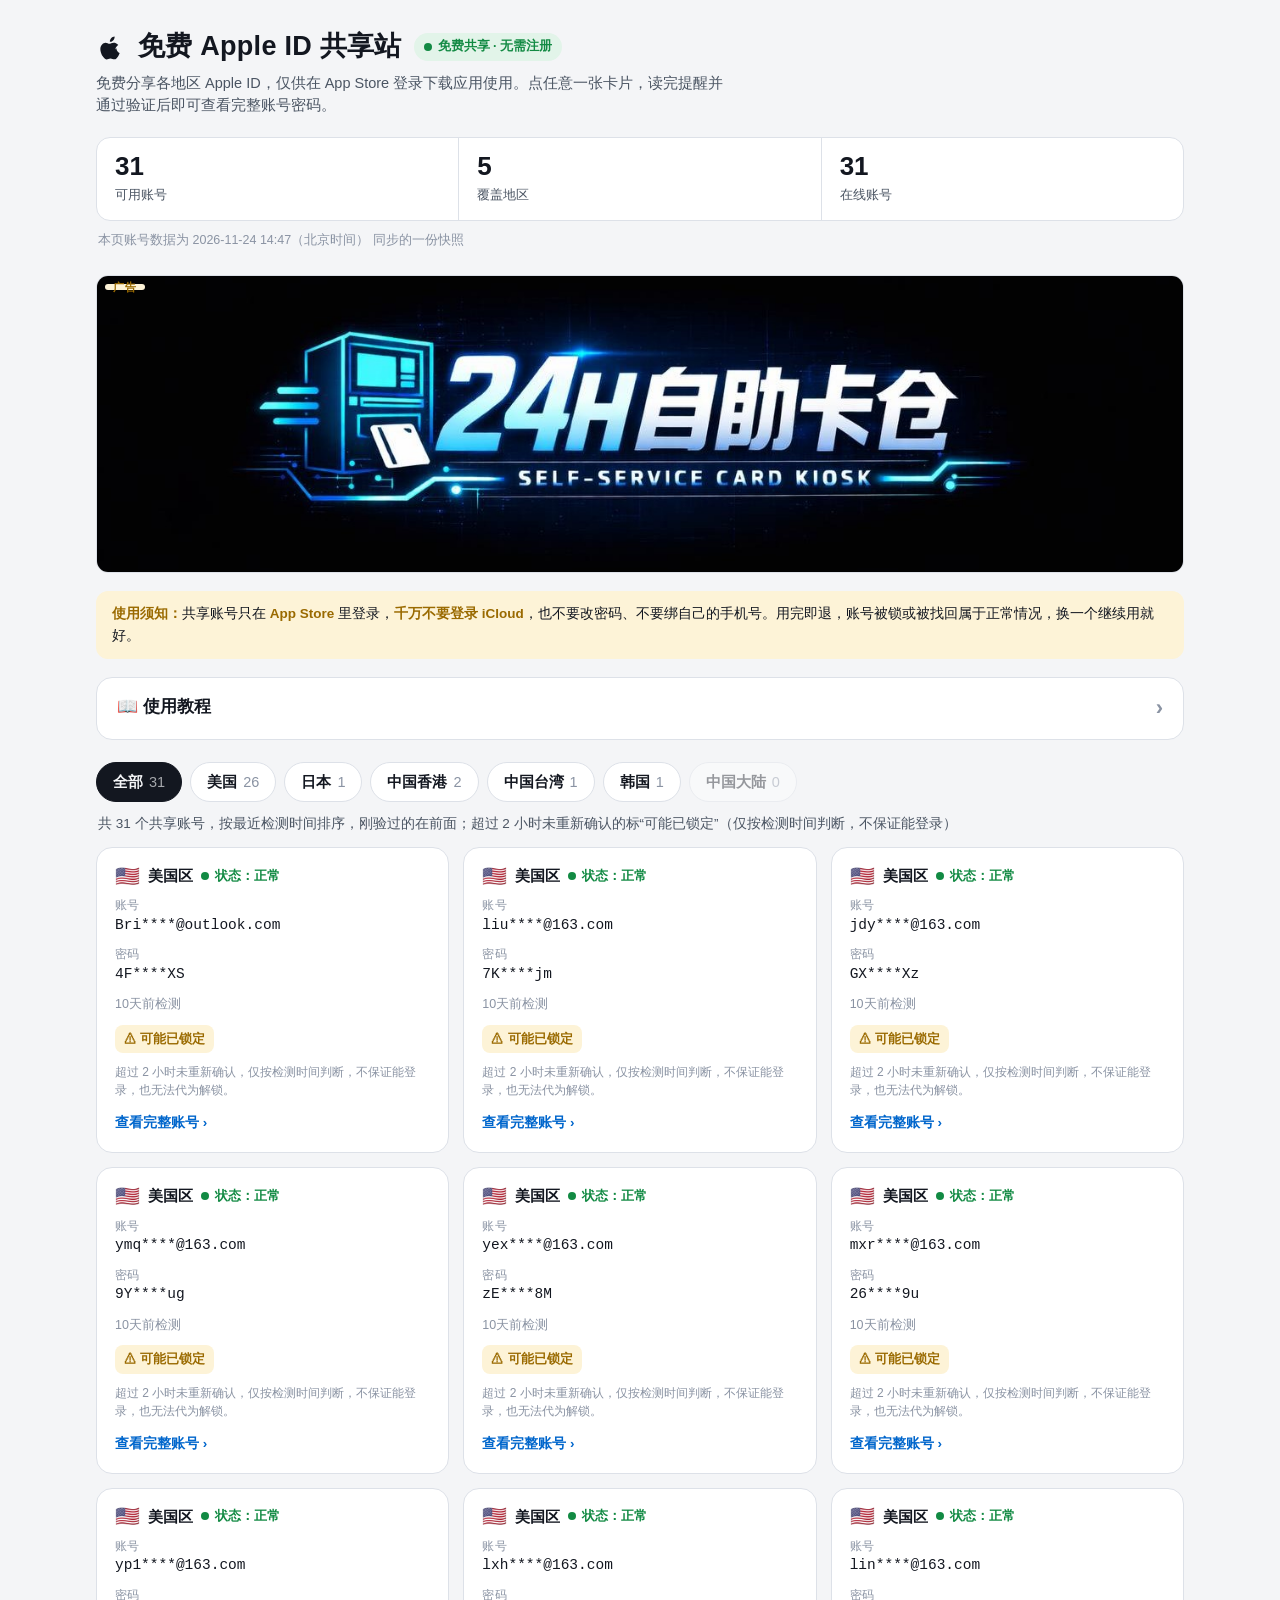
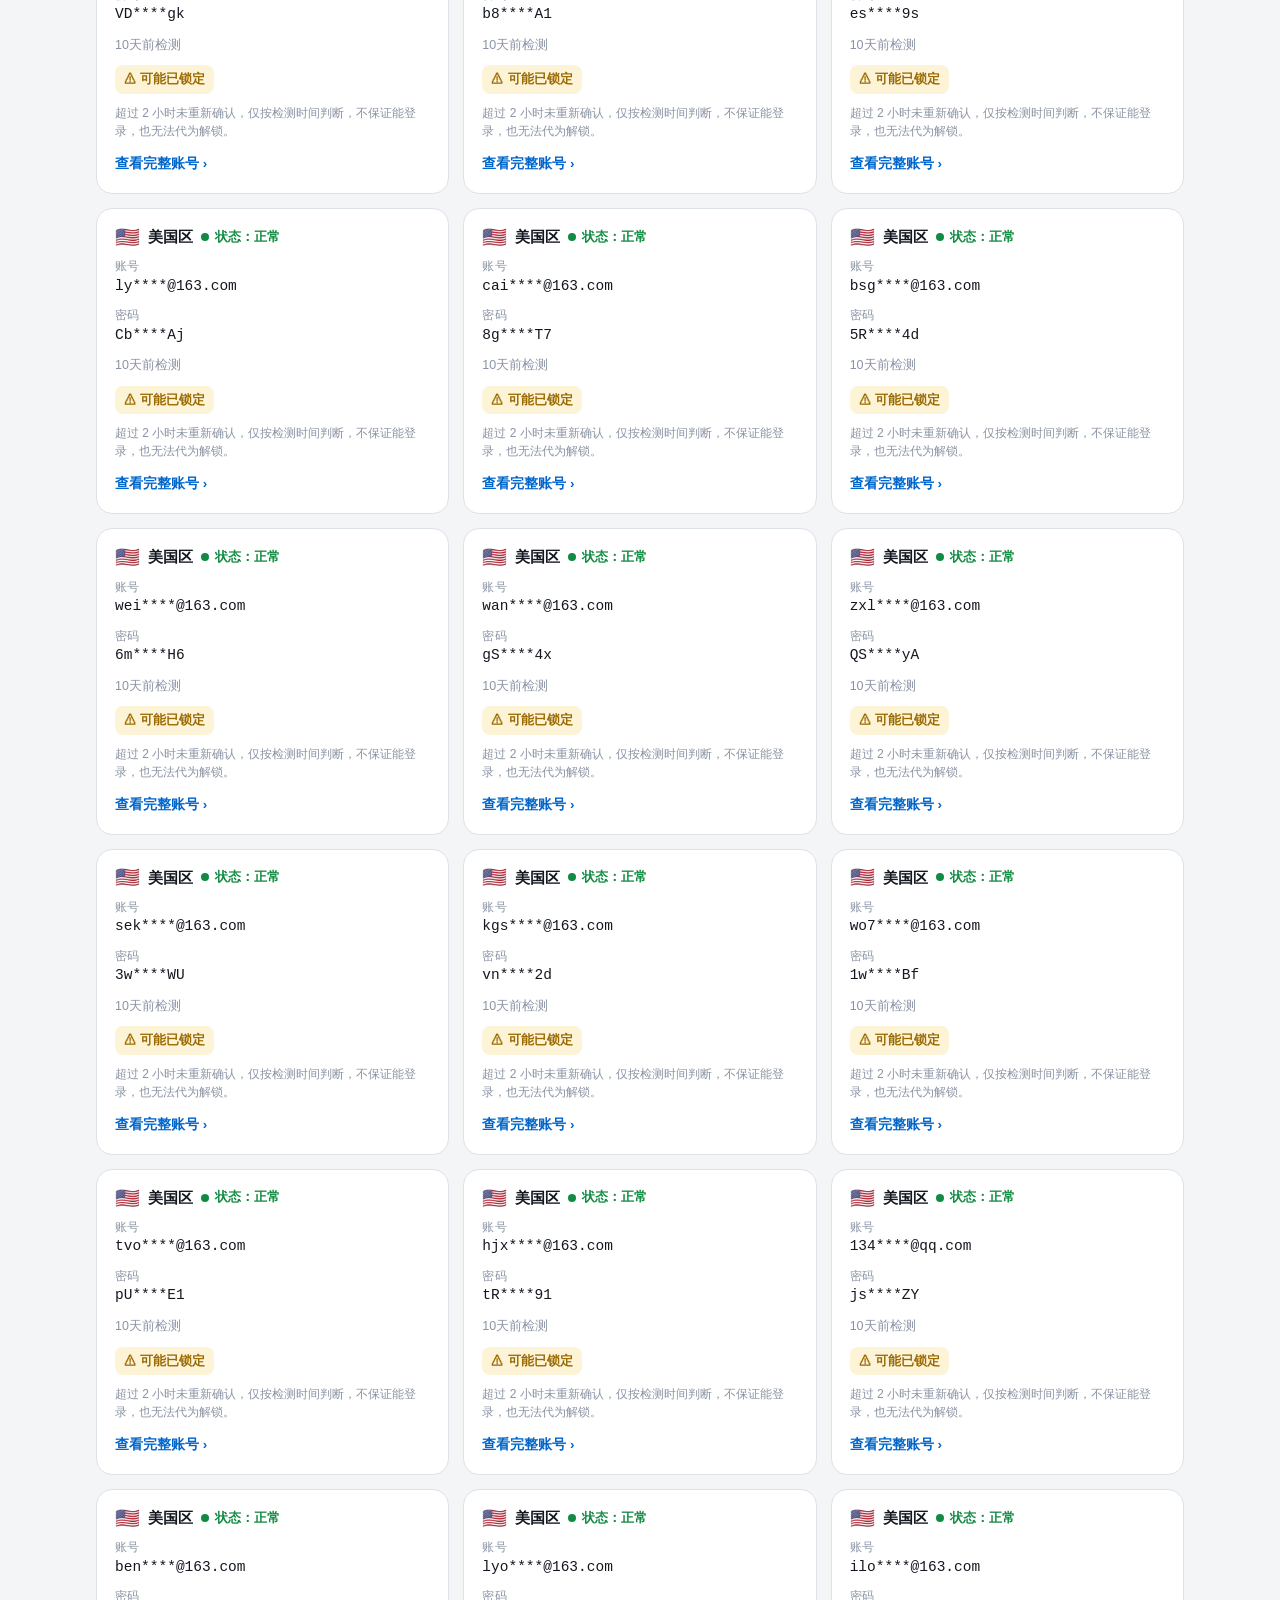
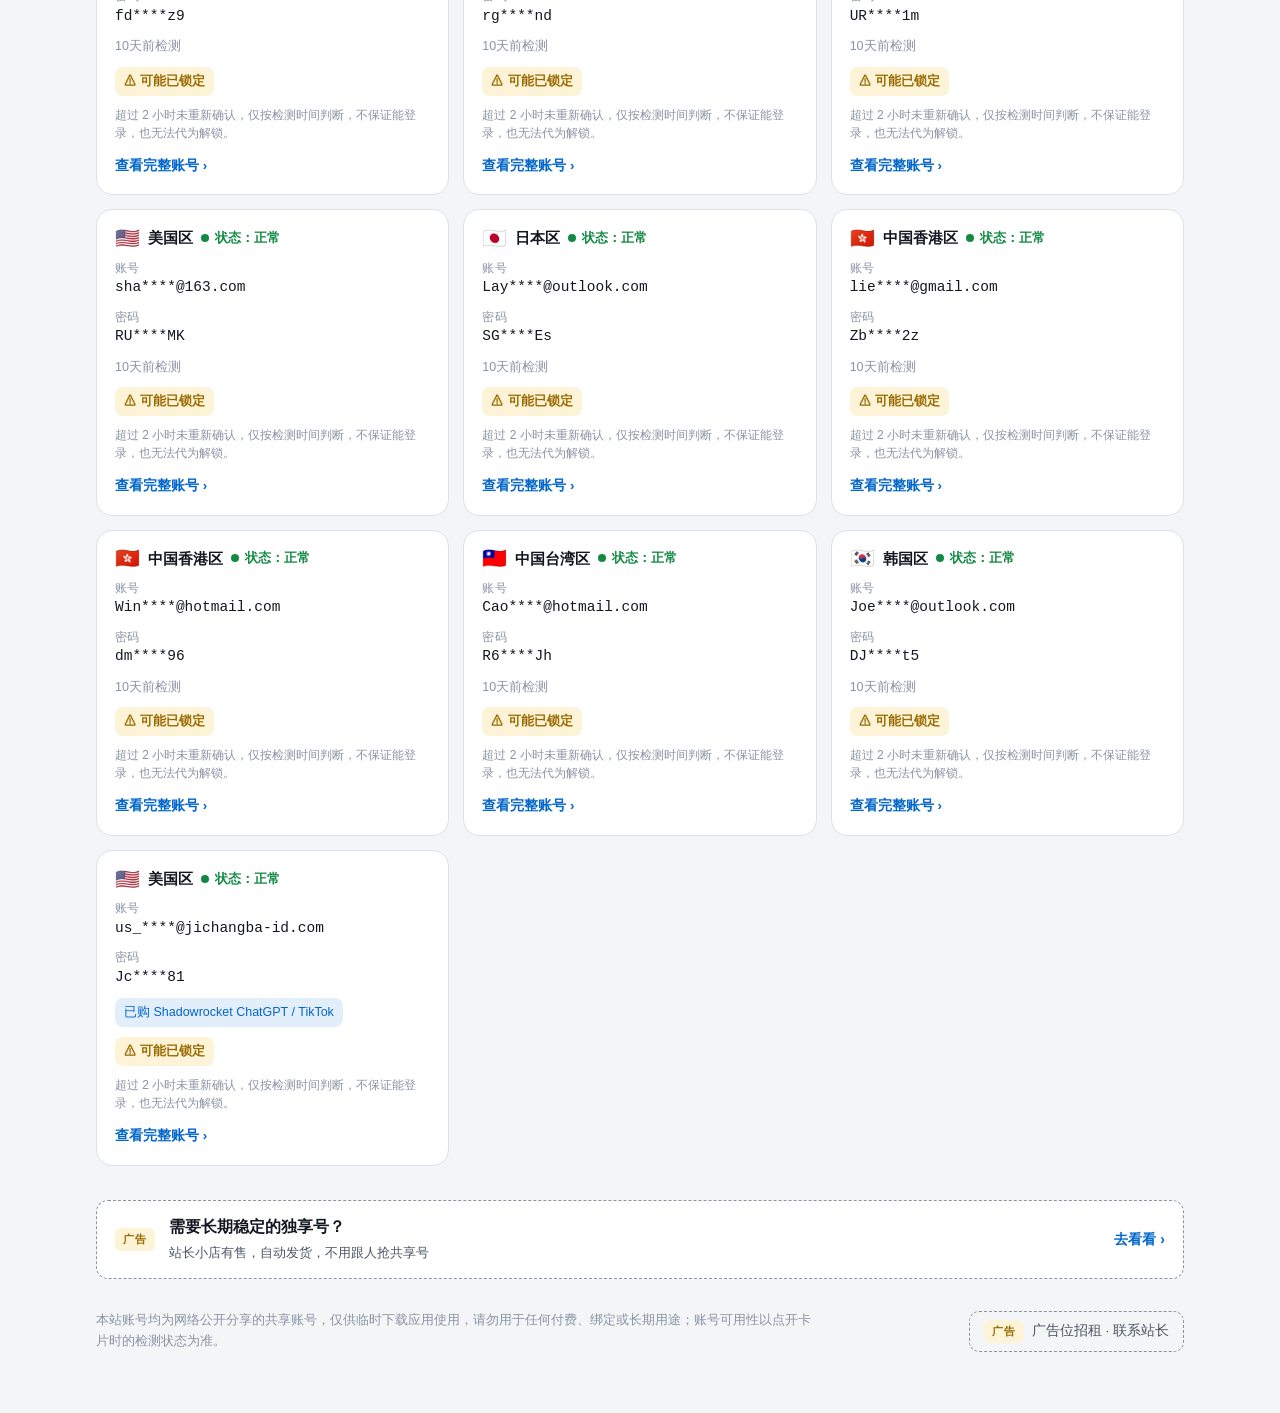
<file: appleid/index.html>
<!doctype html>
<html lang="zh-CN">
  <head>
    <meta charset="utf-8" />
    <meta name="viewport" content="width=device-width, initial-scale=1, viewport-fit=cover" />
    <meta name="color-scheme" content="light dark" />
    <link rel="icon" href="data:," />
    <title>免费 Apple ID 共享站 | 美区/日区/港区/台区/韩区 Apple ID 免费分享</title>
    <meta name="description" content="免费分享美区、日区、港区、台区、韩区 Apple ID，仅供在 App Store 登录下载应用使用，每 15 分钟自动更新。点开卡片、通过验证即可查看完整账号密码。" />
    <meta name="keywords" content="免费 Apple ID,Apple ID 共享,美区 Apple ID,日区 Apple ID,港区 Apple ID,Apple ID 免费分享" />
    <meta property="og:type" content="website" />
    <meta property="og:site_name" content="免费 Apple ID 共享站" />
    <meta property="og:title" content="免费 Apple ID 共享站 | 美区/日区/港区/台区/韩区 Apple ID 免费分享" />
    <meta property="og:description" content="免费分享各地区 Apple ID，仅供 App Store 登录下载应用，每 15 分钟自动更新。点开卡片、通过验证即可查看完整账号密码。" />
    <meta property="og:url" content="https://starterhub-dev.github.io/ai-tools/appleid/" />
    <meta property="og:image" content="https://starterhub-dev.github.io/ai-tools/appleid/icons/icon-512.png" />
    <meta name="twitter:card" content="summary" />
    <meta name="twitter:title" content="免费 Apple ID 共享站 | 美区/日区/港区/台区/韩区 Apple ID 免费分享" />
    <meta name="twitter:description" content="免费分享各地区 Apple ID，仅供 App Store 登录下载应用，每 15 分钟自动更新。" />
    <meta name="twitter:image" content="https://starterhub-dev.github.io/ai-tools/appleid/icons/icon-512.png" />
    <style>
      :root {
        --bg: #f4f5f7;
        --surface: #ffffff;
        --surface-2: #eef0f3;
        --ink: #131720;
        --ink-2: #4b5563;
        --ink-3: #8a93a3;
        --line: #dde1e8;
        --accent: #0066cc;
        --accent-ink: #ffffff;
        --accent-soft: #e3eefb;
        --green: #128a43;
        --green-soft: #e2f4e9;
        --amber: #9a6a00;
        --amber-soft: #fdf3d7;
        --red: #c81e1e;
        --red-soft: #fdecec;
        --shadow: 0 10px 34px rgba(15, 23, 42, .16);
        --mono: ui-monospace, "SF Mono", SFMono-Regular, Menlo, Consolas, "Liberation Mono", monospace;
      }
      @media (prefers-color-scheme: dark) {
        :root {
          --bg: #0d1015;
          --surface: #161b23;
          --surface-2: #1e2530;
          --ink: #eef1f6;
          --ink-2: #a9b3c2;
          --ink-3: #6f7a8c;
          --line: #2a323f;
          --accent: #4da3ff;
          --accent-ink: #08131f;
          --accent-soft: #16283f;
          --green: #3ecf7c;
          --green-soft: #123324;
          --amber: #f2c14e;
          --amber-soft: #38300f;
          --red: #ff7a7a;
          --red-soft: #3d1a1a;
          --shadow: 0 10px 34px rgba(0, 0, 0, .55);
        }
      }
      * { box-sizing: border-box; }
      html { -webkit-text-size-adjust: 100%; }
      body {
        margin: 0;
        background: var(--bg);
        color: var(--ink);
        font-family: -apple-system, BlinkMacSystemFont, "PingFang SC", "Hiragino Sans GB", "Microsoft YaHei", "Noto Sans CJK SC", sans-serif;
        font-size: 16px;
        line-height: 1.55;
      }
      button, input { font: inherit; }
      button { cursor: pointer; }
      a { color: var(--accent); }

      .wrap { max-width: 1120px; margin: 0 auto; padding: 0 16px 48px; }

      /* ---------- header ---------- */
      header.top { padding: 30px 0 6px; }
      .title-row { display: flex; align-items: center; gap: 12px; flex-wrap: wrap; }
      .title-row svg { flex: none; color: var(--ink); }
      h1 { font-size: 27px; line-height: 1.25; margin: 0; letter-spacing: .01em; font-weight: 800; }
      .live-pill {
        display: inline-flex; align-items: center; gap: 6px;
        background: var(--green-soft); color: var(--green);
        font-size: 12.5px; font-weight: 600;
        padding: 4px 10px; border-radius: 999px;
      }
      .dot { width: 8px; height: 8px; border-radius: 50%; background: var(--green); flex: none; }
      .dot.pulse { animation: pulse 2s ease-in-out infinite; }
      @keyframes pulse { 0%,100% { box-shadow: 0 0 0 0 rgba(18,138,67,.35);} 55% { box-shadow: 0 0 0 6px rgba(18,138,67,0);} }
      @media (prefers-reduced-motion: reduce) { .dot.pulse { animation: none; } }
      .subtitle { margin: 8px 0 0; color: var(--ink-2); font-size: 14.5px; max-width: 640px; }

      .stats {
        display: flex; gap: 0; margin-top: 20px;
        background: var(--surface); border: 1px solid var(--line); border-radius: 14px;
        overflow: hidden;
      }
      .stat { flex: 1; padding: 14px 18px; }
      .stat + .stat { border-left: 1px solid var(--line); }
      .stat b { display: block; font-size: 26px; line-height: 1.15; font-weight: 800; font-variant-numeric: tabular-nums; }
      .stat span { font-size: 13px; color: var(--ink-2); }
      .sync-line { margin: 10px 2px 0; font-size: 12.5px; color: var(--ink-3); }

      /* ---------- ad slots ---------- */
      .ad-banner {
        display: flex; align-items: center; gap: 14px;
        margin-top: 18px; padding: 14px 18px;
        background: var(--surface); border: 1px dashed var(--ink-3); border-radius: 12px;
        color: var(--ink); text-decoration: none; min-height: 56px;
      }
      .ad-banner:hover { border-color: var(--accent); }
      .ad-banner-img {
        display: block; margin-top: 18px;
        background: #000; border: 1px solid var(--line); border-radius: 12px;
        overflow: hidden; position: relative; line-height: 0;
      }
      .ad-banner-img:hover { border-color: var(--accent); }
      .ad-banner-img img { display: block; width: 100%; height: auto; }
      .ad-banner-img .ad-tag { position: absolute; top: 8px; left: 8px; z-index: 1; }
      .ad-tag {
        flex: none; font-size: 11px; font-weight: 700; letter-spacing: .08em;
        color: var(--amber); background: var(--amber-soft);
        padding: 3px 8px; border-radius: 6px;
      }
      .ad-banner .ad-main { font-weight: 700; font-size: 15.5px; }
      .ad-banner .ad-sub { color: var(--ink-2); font-size: 13px; }
      .ad-banner .ad-go { margin-left: auto; flex: none; color: var(--accent); font-weight: 700; font-size: 14px; white-space: nowrap; }
      .ad-mini {
        display: inline-flex; align-items: center; gap: 8px;
        border: 1px dashed var(--ink-3); border-radius: 10px;
        padding: 8px 14px; color: var(--ink-2); text-decoration: none;
        font-size: 13.5px; min-height: 40px;
      }
      .ad-mini:hover { border-color: var(--accent); color: var(--accent); }

      /* ---------- notice ---------- */
      .notice {
        margin-top: 18px; padding: 12px 16px;
        background: var(--amber-soft); color: var(--ink);
        border-radius: 12px; font-size: 13.5px; line-height: 1.65;
      }
      .notice b { color: var(--amber); }

      /* ---------- filters ---------- */
      .filters { display: flex; flex-wrap: wrap; gap: 8px; margin: 22px 0 4px; }
      .chip {
        border: 1px solid var(--line); background: var(--surface); color: var(--ink);
        border-radius: 999px; padding: 8px 16px; min-height: 40px;
        font-size: 14.5px; font-weight: 600;
      }
      .chip .n { color: var(--ink-3); font-weight: 500; font-variant-numeric: tabular-nums; margin-left: 2px; }
      .chip[aria-pressed="true"] { background: var(--ink); color: var(--bg); border-color: var(--ink); }
      .chip[aria-pressed="true"] .n { color: inherit; opacity: .65; }
      .chip:disabled { opacity: .42; cursor: default; }
      .count-line { margin: 12px 2px 0; font-size: 13.5px; color: var(--ink-2); }

      /* ---------- grid & cards ---------- */
      .grid {
        display: grid; gap: 14px; margin-top: 12px;
        grid-template-columns: repeat(3, 1fr);
      }
      @media (max-width: 900px) { .grid { grid-template-columns: repeat(2, 1fr); } }
      @media (max-width: 560px) { .grid { grid-template-columns: 1fr; } }
      .card {
        background: var(--surface); border: 1px solid var(--line); border-radius: 16px;
        padding: 16px 18px 18px; display: flex; flex-direction: column; gap: 10px;
        text-align: left; width: 100%; color: var(--ink);
        transition: border-color .15s ease, box-shadow .15s ease;
      }
      .card:hover { border-color: var(--accent); box-shadow: 0 4px 18px rgba(15,23,42,.08); }
      .card-top { display: flex; align-items: center; gap: 8px; }
      .flag { font-size: 20px; line-height: 1; }
      .region-name { font-weight: 700; font-size: 15px; }
      .status { margin-left: auto; display: inline-flex; align-items: center; gap: 6px; font-size: 13px; color: var(--green); font-weight: 600; white-space: nowrap; }
      .status.off { color: var(--red); }
      .status.off .dot { background: var(--red); }
      .cred { font-family: var(--mono); font-size: 14.5px; word-break: break-all; line-height: 1.5; }
      .cred .lbl { font-family: inherit; font-size: 11.5px; color: var(--ink-3); display: block; letter-spacing: .04em; }
      .checked { font-size: 12.5px; color: var(--ink-3); }
      .stale-badge {
        display: inline-flex; align-items: center; gap: 4px;
        font-size: 12.5px; font-weight: 700; color: var(--amber);
        background: var(--amber-soft); border-radius: 8px; padding: 5px 9px; line-height: 1.5;
      }
      .stale-note { font-size: 12px; color: var(--ink-3); line-height: 1.5; }
      .soft {
        font-size: 12.5px; color: var(--accent); background: var(--accent-soft);
        border-radius: 8px; padding: 5px 9px; line-height: 1.5;
      }
      .card .open-hint { margin-top: auto; padding-top: 4px; font-size: 13.5px; font-weight: 700; color: var(--accent); }
      .empty {
        grid-column: 1 / -1; text-align: center; color: var(--ink-2);
        background: var(--surface); border: 1px solid var(--line); border-radius: 16px;
        padding: 36px 16px; font-size: 14.5px;
      }

      /* ---------- tutorial ---------- */
      .tutorial {
        margin-top: 18px;
        background: var(--surface); border: 1px solid var(--line); border-radius: 16px;
        padding: 16px 20px 18px;
      }
      .tutorial summary {
        display: flex; align-items: center; gap: 8px;
        cursor: pointer; list-style: none;
        font-size: 17px; font-weight: 800;
      }
      .tutorial summary::-webkit-details-marker { display: none; }
      .tutorial summary .tut-arrow {
        margin-left: auto; color: var(--ink-3); font-size: 22px; line-height: 1;
        transition: transform .2s ease;
      }
      .tutorial[open] summary .tut-arrow { transform: rotate(90deg); }
      .tutorial .tut-body { margin-top: 14px; }
      .tutorial .tut-sub { font-size: 13.5px; color: var(--ink-2); margin: 0 0 14px; }
      .tut-steps { list-style: none; margin: 0; padding: 0; display: grid; gap: 12px; }
      .tut-steps li { display: flex; gap: 12px; align-items: flex-start; }
      .tut-num {
        flex: none; width: 28px; height: 28px; border-radius: 50%;
        background: var(--accent); color: var(--accent-ink);
        display: flex; align-items: center; justify-content: center;
        font-size: 14px; font-weight: 800; margin-top: 1px;
      }
      .tut-steps b { display: block; font-size: 15px; }
      .tut-steps p { margin: 2px 0 0; font-size: 13.5px; color: var(--ink-2); line-height: 1.6; }
      .tut-warn {
        margin-top: 16px; background: var(--red-soft); border-radius: 12px;
        padding: 12px 16px; font-size: 13.5px; line-height: 1.7;
      }
      .tut-warn p { margin: 0 0 6px; font-weight: 700; color: var(--red); }
      .tut-warn ul { margin: 0; padding-left: 20px; }
      .tut-warn li { margin: 3px 0; }
      .tut-img { margin: 16px 0 0; }
      .tut-img img { display: block; width: 100%; height: auto; border: 1px solid var(--line); border-radius: 12px; }
      .tut-img figcaption { margin-top: 8px; font-size: 12.5px; color: var(--ink-3); text-align: center; }

      /* ---------- footer ---------- */
      footer.bottom { margin-top: 34px; }
      .foot-row { display: flex; flex-wrap: wrap; gap: 12px; align-items: center; justify-content: space-between; margin-top: 18px; }
      .foot-note { font-size: 12.5px; color: var(--ink-3); line-height: 1.7; max-width: 720px; }

      /* ---------- modal ---------- */
      .overlay {
        position: fixed; inset: 0; z-index: 50;
        background: rgba(8, 12, 20, .55);
        display: none; align-items: flex-end; justify-content: center;
        padding: 0;
      }
      .overlay.open { display: flex; }
      @media (min-width: 640px) { .overlay { align-items: center; padding: 20px; } }
      .modal {
        background: var(--surface); color: var(--ink);
        width: 100%; max-width: 480px; max-height: 92vh; overflow-y: auto;
        border-radius: 20px 20px 0 0; padding: 22px 22px 26px;
        box-shadow: var(--shadow);
      }
      @media (min-width: 640px) { .modal { border-radius: 20px; } }
      .modal-head { display: flex; align-items: flex-start; gap: 10px; }
      .modal-head h2 { font-size: 19px; margin: 0; line-height: 1.35; }
      .modal-head .sub { font-size: 13px; color: var(--ink-2); margin-top: 3px; }
      .close-btn {
        margin-left: auto; flex: none; width: 40px; height: 40px;
        border: 1px solid var(--line); background: var(--surface-2); color: var(--ink);
        border-radius: 10px; font-size: 17px; line-height: 1;
      }
      .warn-box {
        margin-top: 16px; background: var(--red-soft); border-radius: 12px;
        padding: 14px 16px; font-size: 14px; line-height: 1.7;
      }
      .warn-box p { margin: 0 0 8px; font-weight: 700; color: var(--red); }
      .warn-box ul { margin: 0; padding-left: 20px; }
      .warn-box li { margin: 3px 0; }
      .btn {
        display: inline-flex; align-items: center; justify-content: center; gap: 8px;
        border-radius: 11px; border: 1px solid transparent;
        padding: 11px 18px; min-height: 46px; font-weight: 700; font-size: 15px;
        background: var(--accent); color: var(--accent-ink); width: 100%;
      }
      .btn:disabled { background: var(--surface-2); color: var(--ink-3); cursor: not-allowed; }
      .btn.ghost { background: var(--surface); border-color: var(--line); color: var(--ink); }
      .modal .actions { margin-top: 18px; display: grid; gap: 10px; }
      .captcha-row { display: flex; gap: 12px; align-items: center; margin-top: 16px; flex-wrap: wrap; }
      canvas#captchaCanvas { border: 1px solid var(--line); border-radius: 10px; background: #f7f9fc; flex: none; }
      .refresh-btn {
        border: 1px solid var(--line); background: var(--surface-2); color: var(--ink);
        border-radius: 10px; padding: 9px 14px; min-height: 42px; font-size: 13.5px; font-weight: 600;
      }
      .captcha-input {
        width: 100%; margin-top: 14px; padding: 11px 14px; min-height: 46px;
        border: 1px solid var(--line); border-radius: 11px;
        background: var(--surface); color: var(--ink); font-size: 16px;
      }
      .err { color: var(--red); font-size: 13.5px; margin-top: 8px; min-height: 1.2em; }
      .reveal-row {
        display: flex; align-items: center; gap: 10px;
        background: var(--surface-2); border-radius: 12px; padding: 12px 14px; margin-top: 12px;
      }
      .reveal-row .rv { flex: 1; min-width: 0; }
      .reveal-row .rv .lbl { font-size: 11.5px; color: var(--ink-3); display: block; }
      .reveal-row .rv .val { font-family: var(--mono); font-size: 15px; word-break: break-all; }
      .copy-btn {
        flex: none; border: 1px solid var(--line); background: var(--surface); color: var(--accent);
        border-radius: 9px; padding: 9px 13px; min-height: 40px; font-size: 13.5px; font-weight: 700;
      }
      .ok-note { margin-top: 14px; font-size: 13px; color: var(--ink-2); line-height: 1.65; }
      [hidden] { display: none !important; }
    </style>
  </head>
  <body>
    <div class="wrap">
      <header class="top">
        <div class="title-row">
          <svg width="30" height="30" viewBox="0 0 24 24" fill="currentColor" aria-hidden="true"><path d="M16.36 12.94c.03 2.9 2.54 3.86 2.57 3.87-.02.07-.4 1.37-1.32 2.71-.8 1.17-1.62 2.33-2.92 2.36-1.28.02-1.69-.76-3.15-.76-1.46 0-1.92.74-3.13.79-1.26.05-2.22-1.26-3.02-2.43C3.8 17.13 2.6 12.9 4.36 10.6a3.7 3.7 0 0 1 3.14-2.03c1.25-.03 2.43.84 3.2.84.77 0 2.21-1.04 3.73-.89.64.03 2.31.26 3.4 1.94-.09.06-2.03 1.19-2.47 3.48ZM13.9 6.6c.66-.8 1.1-1.91.98-3.02-.95.04-2.1.63-2.78 1.43-.61.7-1.14 1.83-1 2.88 1.06.08 2.14-.54 2.8-1.29Z"/></svg>
          <h1>免费 Apple ID 共享站</h1>
          <span class="live-pill"><span class="dot"></span>免费共享 · 无需注册</span>
        </div>
        <p class="subtitle">免费分享各地区 Apple ID，仅供在 App Store 登录下载应用使用。点任意一张卡片，读完提醒并通过验证后即可查看完整账号密码。</p>
        <div class="stats" role="group" aria-label="账号池统计">
          <div class="stat"><b id="statTotal">–</b><span>可用账号</span></div>
          <div class="stat"><b id="statRegions">–</b><span>覆盖地区</span></div>
          <div class="stat"><b id="statOnline">–</b><span>在线账号</span></div>
        </div>
        <p class="sync-line" id="syncLine">正在加载账号数据…</p>
      </header>

      <a class="ad-banner-img" href="https://huing.faka24.com/" target="_blank" rel="noopener">
        <span class="ad-tag">广告</span>
        <img src="ad-banner.jpg" alt="24H自助卡仓 · 站长小店 24 小时自动发货" />
      </a>

      <div class="notice">
        <b>使用须知：</b>共享账号只在 <b>App Store</b> 里登录，<b>千万不要登录 iCloud</b>，也不要改密码、不要绑自己的手机号。用完即退，账号被锁或被找回属于正常情况，换一个继续用就好。
      </div>

      <details class="tutorial" id="tutorial">
        <summary><span>📖 使用教程</span><span class="tut-arrow">›</span></summary>
        <div class="tut-body">
        <p class="tut-sub">第一次用共享号，按这 6 步走，全程只在 App Store 里操作。</p>
        <ol class="tut-steps">
          <li><span class="tut-num">1</span><div><b>打开 App Store</b><p>进 App Store，不要进手机“设置”。</p></div></li>
          <li><span class="tut-num">2</span><div><b>点右上角头像</b><p>在“Today”页面右上角，点你的人像图标。</p></div></li>
          <li><span class="tut-num">3</span><div><b>退出当前账号</b><p>滑到页面底部，点“退出登录”。</p></div></li>
          <li><span class="tut-num">4</span><div><b>输入共享账号和密码</b><p>输入本站卡片里的账号和密码，点“登录”。</p></div></li>
          <li><span class="tut-num">5</span><div><b>弹出安全提示时，点“其他选项”</b><p>不要直接点“继续”，点下方的“其他选项”。</p></div></li>
          <li><span class="tut-num">6</span><div><b>选择“不升级”</b><p>不要升级账户安全，点“不升级”就能正常下载应用了。</p></div></li>
        </ol>
        <figure class="tut-img">
          <img src="tutorial.jpg" alt="共享 Apple ID 登录教程图解：进入 App Store、点头像、退出当前账号、输入账号密码、选其他选项、选不升级" loading="lazy" />
          <figcaption>图解：按图操作，6 步搞定</figcaption>
        </figure>
        <div class="tut-warn">
          <p>下载完记得做这几件事</p>
          <ul>
            <li>只在 App Store 里登录，<b>千万不要在“设置”里登录 iCloud</b>，否则可能锁机。</li>
            <li>不要改密码、不要绑自己的手机号、不要开双重认证。</li>
            <li>下载完就退出账号，换回你自己的 Apple ID。</li>
            <li>提示账号被锁或密码错误，是共享号的常见情况，换一张卡再试。</li>
          </ul>
        </div>
        </div>
      </details>

      <nav class="filters" id="filters" aria-label="按地区筛选"></nav>
      <p class="count-line" id="countLine"></p>

      <main>
        <div class="grid" id="grid"></div>
      </main>

      <footer class="bottom">
        <a class="ad-banner" href="https://huing.faka24.com/" target="_blank" rel="noopener">
          <span class="ad-tag">广告</span>
          <span>
            <span class="ad-main">需要长期稳定的独享号？</span><br />
            <span class="ad-sub">站长小店有售，自动发货，不用跟人抢共享号</span>
          </span>
          <span class="ad-go">去看看 ›</span>
        </a>
        <div class="foot-row">
          <p class="foot-note">本站账号均为网络公开分享的共享账号，仅供临时下载应用使用，请勿用于任何付费、绑定或长期用途；账号可用性以点开卡片时的检测状态为准。</p>
          <a class="ad-mini" href="https://huing.faka24.com/" target="_blank" rel="noopener"><span class="ad-tag">广告</span>广告位招租 · 联系站长</a>
        </div>
      </footer>
    </div>

    <!-- ---------- unlock modal ---------- -->
    <div class="overlay" id="overlay" role="dialog" aria-modal="true" aria-labelledby="modalTitle">
      <div class="modal">
        <div class="modal-head">
          <div>
            <h2 id="modalTitle">查看完整账号</h2>
            <div class="sub" id="modalSub"></div>
          </div>
          <button class="close-btn" id="closeBtn" aria-label="关闭">✕</button>
        </div>

        <section id="stepWarn">
          <div class="warn-box">
            <p>先看完这几条，再拿账号</p>
            <ul>
              <li>这是多人共用的共享账号，只能在 <b>App Store</b> 里登录下载应用。</li>
              <li><b>绝对不要登录 iCloud</b>，否则可能锁机、丢数据，后果自负。</li>
              <li>不要改密码、不要动双重认证和救援邮箱，也不要绑定你自己的信息。</li>
              <li>共享号随时可能被锁、被改密或被号主找回，失效了换一个即可。</li>
              <li>使用风险自担，本站不对账号失效或由此产生的损失负责。</li>
            </ul>
          </div>
          <div class="actions">
            <button class="btn" id="agreeBtn" disabled>请仔细阅读（9 秒）</button>
          </div>
        </section>

        <section id="stepCaptcha" hidden>
          <p style="margin:16px 0 0;font-size:14.5px;">算出图中算式的结果，答对即可显示完整账号和密码。这一步是为了挡批量抓取，答错了会换一道题。</p>
          <div class="captcha-row">
            <canvas id="captchaCanvas" width="180" height="60" aria-label="算术验证码图片"></canvas>
            <button class="refresh-btn" id="refreshCaptcha" type="button">换一题</button>
          </div>
          <input class="captcha-input" id="captchaInput" type="text" inputmode="numeric" autocomplete="off" placeholder="输入计算结果，例如 19" aria-label="输入计算结果" />
          <div class="err" id="captchaErr"></div>
          <div class="actions">
            <button class="btn" id="verifyBtn">验证并显示账号</button>
          </div>
        </section>

        <section id="stepReveal" hidden>
          <div class="reveal-row">
            <div class="rv"><span class="lbl">账号（Apple ID）</span><span class="val" id="revealAccount"></span></div>
            <button class="copy-btn" id="copyAccount" type="button">复制账号</button>
          </div>
          <div class="reveal-row">
            <div class="rv"><span class="lbl">密码</span><span class="val" id="revealPassword"></span></div>
            <button class="copy-btn" id="copyPassword" type="button">复制密码</button>
          </div>
          <p class="ok-note">登录路径：打开 App Store → 点右上角头像 → 退出当前账号 → 输入上面的账号密码。只在 App Store 登录，<b>不要进 iCloud</b>。如果提示被锁或密码错误，关掉这张卡换下一个即可。</p>
          <div class="actions">
            <button class="btn ghost" id="doneBtn">完成</button>
          </div>
        </section>
      </div>
    </div>

    <script>
      "use strict";

      /* Embedded snapshot (2026-11-24 14:47, sources: starcoreid / jichangba).
         Used instantly on load and as fallback if the live JSON fetch fails. */
      var FALLBACK = {
        fetched_at: "2026-11-24T14:47:24+08:00",
        sources: ["starcoreid", "jichangba"],
        accounts: [
          {region:"us",account:"BrianBryant1535@outlook.com",password:"4FdA68DTXS",software:"",status:"正常",checked_at:"2026-11-24 14:05:02",source:"starcoreid"},
          {region:"us",account:"liuyiqing011116@163.com",password:"7KQsawTSQFjm",software:"",status:"正常",checked_at:"2026-11-24 14:05:02",source:"starcoreid"},
          {region:"us",account:"jdyf1234@163.com",password:"GX4KHp9MtSXz",software:"",status:"正常",checked_at:"2026-11-24 14:05:02",source:"starcoreid"},
          {region:"us",account:"ymq1381@163.com",password:"9YWAtVUamxug",software:"",status:"正常",checked_at:"2026-11-24 14:05:02",source:"starcoreid"},
          {region:"us",account:"yexiaorusw@163.com",password:"zEbsr9MyA18M",software:"",status:"正常",checked_at:"2026-11-24 14:05:02",source:"starcoreid"},
          {region:"us",account:"mxrhy123@163.com",password:"26nU4eyaH59u",software:"",status:"正常",checked_at:"2026-11-24 14:05:02",source:"starcoreid"},
          {region:"us",account:"yp12312345@163.com",password:"VDTKsYG4Qqgk",software:"",status:"正常",checked_at:"2026-11-24 14:05:02",source:"starcoreid"},
          {region:"us",account:"lxh1661@163.com",password:"b8RRBzUGHZA1",software:"",status:"正常",checked_at:"2026-11-24 14:05:02",source:"starcoreid"},
          {region:"us",account:"linsujuan123456@163.com",password:"esCy2s9FVr9s",software:"",status:"正常",checked_at:"2026-11-24 14:05:02",source:"starcoreid"},
          {region:"us",account:"ly901@163.com",password:"CbgvMnJ4WTAj",software:"",status:"正常",checked_at:"2026-11-24 14:05:02",source:"starcoreid"},
          {region:"us",account:"caiboss1234@163.com",password:"8gTcfuTjPTT7",software:"",status:"正常",checked_at:"2026-11-24 14:05:02",source:"starcoreid"},
          {region:"us",account:"bsg0932@163.com",password:"5Rp89areD44d",software:"",status:"正常",checked_at:"2026-11-24 14:05:02",source:"starcoreid"},
          {region:"us",account:"weizixuan21@163.com",password:"6mXfdN2kDHH6",software:"",status:"正常",checked_at:"2026-11-24 14:05:02",source:"starcoreid"},
          {region:"us",account:"wangjie086@163.com",password:"gSGgCrc5Nj4x",software:"",status:"正常",checked_at:"2026-11-24 14:05:02",source:"starcoreid"},
          {region:"us",account:"zxl6022@163.com",password:"QSdcksV5gcyA",software:"",status:"正常",checked_at:"2026-11-24 14:05:02",source:"starcoreid"},
          {region:"us",account:"sekqy64@163.com",password:"3wVpmsX9PSWU",software:"",status:"正常",checked_at:"2026-11-24 14:05:02",source:"starcoreid"},
          {region:"us",account:"kgs9990@163.com",password:"vna14NX3bE2d",software:"",status:"正常",checked_at:"2026-11-24 14:05:02",source:"starcoreid"},
          {region:"us",account:"wo7812170000@163.com",password:"1wWv84heHFBf",software:"",status:"正常",checked_at:"2026-11-24 14:05:02",source:"starcoreid"},
          {region:"us",account:"tvo4052@163.com",password:"pU5qD73X2yE1",software:"",status:"正常",checked_at:"2026-11-24 14:05:02",source:"starcoreid"},
          {region:"us",account:"hjx1370168@163.com",password:"tRDQSkgTsv91",software:"",status:"正常",checked_at:"2026-11-24 14:05:02",source:"starcoreid"},
          {region:"us",account:"1341938286@qq.com",password:"jsChuNc76mZY",software:"",status:"正常",checked_at:"2026-11-24 14:05:02",source:"starcoreid"},
          {region:"us",account:"benson987654321@163.com",password:"fdkgxPj64Sz9",software:"",status:"正常",checked_at:"2026-11-24 14:05:02",source:"starcoreid"},
          {region:"us",account:"lyong2016@163.com",password:"rgp2vzxX4Bnd",software:"",status:"正常",checked_at:"2026-11-24 14:05:02",source:"starcoreid"},
          {region:"us",account:"iloveipad3@163.com",password:"URbNXu45Bf1m",software:"",status:"正常",checked_at:"2026-11-24 14:05:02",source:"starcoreid"},
          {region:"us",account:"shajj1234@163.com",password:"RUSYQGuv3RMK",software:"",status:"正常",checked_at:"2026-11-24 14:05:02",source:"starcoreid"},
          {region:"jp",account:"LaytonFayed44953@outlook.com",password:"SGJf1cwHEs",software:"",status:"正常",checked_at:"2026-11-24 14:05:02",source:"starcoreid"},
          {region:"hk",account:"lienbay1988@gmail.com",password:"ZbdhWrxB2z",software:"",status:"正常",checked_at:"2026-11-24 14:05:02",source:"starcoreid"},
          {region:"hk",account:"WinesickleUreno0006@hotmail.com",password:"dmge9yBh96",software:"",status:"正常",checked_at:"2026-11-24 14:05:02",source:"starcoreid"},
          {region:"tw",account:"CaoileCzachor6200@hotmail.com",password:"R6QJ7Ex3Jh",software:"",status:"正常",checked_at:"2026-11-24 14:05:02",source:"starcoreid"},
          {region:"kr",account:"JoelWoodrqu@outlook.com",password:"DJ6wRN5kt5",software:"",status:"正常",checked_at:"2026-11-24 14:05:02",source:"starcoreid"},
          {region:"🇺🇸 美国区 (主力 #1)",account:"us_share01@jichangba-id.com",password:"JcBa@2026Us#81",software:"已购 Shadowrocket ChatGPT / TikTok",status:"🟢 正常可用 · 4分钟前解锁",source:"jichangba"}
        ]
      };

      var LIVE_URL = "https://raw.githubusercontent.com/starterhub-dev/ai-tools/main/appleid/accounts.json";

      var REGIONS = {
        us: { name: "美国", flag: "🇺🇸" },
        jp: { name: "日本", flag: "🇯🇵" },
        hk: { name: "中国香港", flag: "🇭🇰" },
        tw: { name: "中国台湾", flag: "🇹🇼" },
        kr: { name: "韩国", flag: "🇰🇷" },
        cn: { name: "中国大陆", flag: "🇨🇳" }
      };
      var REGION_ORDER = ["us", "jp", "hk", "tw", "kr", "cn"];

      var state = { data: null, filter: "all", current: null };

      function normRegion(r) {
        if (r && REGIONS[r]) return r;
        return "us"; /* legacy entries carry a Chinese label string */
      }
      function isOnline(a) {
        return !a.status || /正常|可用/.test(String(a.status));
      }
      function esc(s) {
        return String(s == null ? "" : s).replace(/[&<>"']/g, function (c) {
          return { "&": "&amp;", "<": "&lt;", ">": "&gt;", '"': "&quot;", "'": "&#39;" }[c];
        });
      }
      function maskAccount(acc) {
        var at = acc.indexOf("@");
        if (at < 0) return acc.slice(0, 2) + "****";
        var local = acc.slice(0, at), domain = acc.slice(at + 1);
        var keep = local.length > 6 ? 3 : 2;
        return local.slice(0, keep) + "****@" + domain;
      }
      function maskPassword(pw) {
        if (!pw) return "****";
        if (pw.length <= 4) return pw.slice(0, 1) + "****";
        return pw.slice(0, 2) + "****" + pw.slice(-2);
      }
      function relChecked(checkedAt) {
        if (!checkedAt) return "";
        /* checked_at is recorded in China time (UTC+8) with no offset — pin it. */
        var t = new Date(String(checkedAt).replace(" ", "T") + "+08:00").getTime();
        if (isNaN(t)) return "";
        var diff = Math.max(0, Date.now() - t);
        var min = Math.floor(diff / 60000);
        if (min < 1) return "刚刚检测";
        if (min < 60) return min + "分钟前检测";
        var h = Math.floor(min / 60);
        if (h < 24) return h + "小时前检测";
        return Math.floor(h / 24) + "天前检测";
      }
      /* Freshness: accounts are re-fetched every 15 min. An account not
         re-confirmed for over 2 hours is flagged "possibly locked".
         This is only a staleness signal from check time — it is NOT a
         guarantee about login success, and we cannot unlock accounts. */
      var FRESH_WINDOW_MS = 2 * 60 * 60 * 1000;
      function checkedMs(a) {
        if (!a || !a.checked_at) return NaN;
        return new Date(String(a.checked_at).replace(" ", "T") + "+08:00").getTime();
      }
      function isStale(a) {
        var t = checkedMs(a);
        return isNaN(t) || (Date.now() - t > FRESH_WINDOW_MS);
      }
      function fmtTime(iso) {
        var d = new Date(iso);
        if (isNaN(d.getTime())) return "";
        try {
          return new Intl.DateTimeFormat("zh-CN", {
            timeZone: "Asia/Shanghai", year: "numeric", month: "2-digit", day: "2-digit",
            hour: "2-digit", minute: "2-digit", hour12: false
          }).format(d).replace(/\//g, "-") + "（北京时间）";
        } catch (e) { return ""; }
      }

      var gridEl = document.getElementById("grid");
      var filtersEl = document.getElementById("filters");
      var countLineEl = document.getElementById("countLine");
      var syncLineEl = document.getElementById("syncLine");

      function render() {
        var accounts = state.data.accounts;
        /* stats */
        var regionSet = {}, online = 0, perRegion = {};
        accounts.forEach(function (a) {
          var r = normRegion(a.region);
          regionSet[r] = true;
          perRegion[r] = (perRegion[r] || 0) + 1;
          if (isOnline(a)) online++;
        });
        document.getElementById("statTotal").textContent = accounts.length;
        document.getElementById("statRegions").textContent = Object.keys(regionSet).length;
        document.getElementById("statOnline").textContent = online;
        var ft = fmtTime(state.data.fetched_at);
        syncLineEl.textContent = ft ? ("本页账号数据为 " + ft + " 同步的一份快照") : "";

        /* filter chips */
        var chips = [{ code: "all", name: "全部", n: accounts.length }];
        REGION_ORDER.forEach(function (code) {
          chips.push({ code: code, name: REGIONS[code].name, n: perRegion[code] || 0 });
        });
        filtersEl.innerHTML = chips.map(function (c) {
          var dis = c.code !== "all" && c.n === 0 ? " disabled" : "";
          return '<button class="chip" type="button" data-region="' + c.code + '" aria-pressed="' +
            (state.filter === c.code ? "true" : "false") + '"' + dis + ">" +
            esc(c.name) + ' <span class="n">' + c.n + "</span></button>";
        }).join("");
        Array.prototype.forEach.call(filtersEl.querySelectorAll(".chip"), function (btn) {
          btn.addEventListener("click", function () {
            state.filter = btn.getAttribute("data-region");
            render();
          });
        });

        /* cards */
        var list = accounts.filter(function (a) {
          return state.filter === "all" || normRegion(a.region) === state.filter;
        });
        /* newest-checked first; accounts with no usable check time go last */
        list.sort(function (x, y) {
          var tx = checkedMs(x), ty = checkedMs(y);
          if (isNaN(tx)) tx = -Infinity;
          if (isNaN(ty)) ty = -Infinity;
          return ty - tx;
        });
        countLineEl.textContent = state.filter === "all"
          ? "共 " + list.length + " 个共享账号，按最近检测时间排序，刚验过的在前面；超过 2 小时未重新确认的标“可能已锁定”（仅按检测时间判断，不保证能登录）"
          : REGIONS[state.filter].name + " · 共 " + list.length + " 个账号，按最近检测时间排序";
        if (!list.length) {
          gridEl.innerHTML = '<div class="empty">这个地区暂时没有可用账号，换个地区看看，或者稍后再来。</div>';
          return;
        }
        gridEl.innerHTML = "";
        list.forEach(function (a) {
          var r = REGIONS[normRegion(a.region)];
          var on = isOnline(a);
          var card = document.createElement("button");
          card.type = "button";
          card.className = "card";
          var rel = relChecked(a.checked_at);
          card.innerHTML =
            '<span class="card-top"><span class="flag" aria-hidden="true">' + r.flag + '</span>' +
            '<span class="region-name">' + esc(r.name) + '区</span>' +
            '<span class="status' + (on ? "" : " off") + '"><span class="dot"></span>状态：' + (on ? "正常" : "异常") + "</span></span>" +
            '<span class="cred"><span class="lbl">账号</span>' + esc(maskAccount(a.account)) + "</span>" +
            '<span class="cred"><span class="lbl">密码</span>' + esc(maskPassword(a.password)) + "</span>" +
            (a.software ? '<span class="soft">' + esc(a.software) + "</span>" : "") +
            (rel ? '<span class="checked">' + esc(rel) + "</span>" : "") +
            (isStale(a) ? '<span class="stale-badge">⚠ 可能已锁定</span><span class="stale-note">超过 2 小时未重新确认，仅按检测时间判断，不保证能登录，也无法代为解锁。</span>' : "") +
            '<span class="open-hint">查看完整账号 ›</span>';
          card.addEventListener("click", function () { openModal(a); });
          gridEl.appendChild(card);
        });
      }

      /* ---------- modal / unlock flow ---------- */
      var overlay = document.getElementById("overlay");
      var stepWarn = document.getElementById("stepWarn");
      var stepCaptcha = document.getElementById("stepCaptcha");
      var stepReveal = document.getElementById("stepReveal");
      var agreeBtn = document.getElementById("agreeBtn");
      var captchaInput = document.getElementById("captchaInput");
      var captchaErr = document.getElementById("captchaErr");
      var countdownTimer = null;
      var captchaAnswer = null;

      function showStep(step) {
        stepWarn.hidden = step !== "warn";
        stepCaptcha.hidden = step !== "captcha";
        stepReveal.hidden = step !== "reveal";
      }
      function openModal(a) {
        state.current = a;
        var r = REGIONS[normRegion(a.region)];
        document.getElementById("modalSub").textContent = r.flag + " " + r.name + "区 · " + maskAccount(a.account);
        showStep("warn");
        overlay.classList.add("open");
        document.body.style.overflow = "hidden";
        /* 9-second countdown */
        var left = 9;
        agreeBtn.disabled = true;
        agreeBtn.textContent = "请仔细阅读（" + left + " 秒）";
        if (countdownTimer) clearInterval(countdownTimer);
        countdownTimer = setInterval(function () {
          left--;
          if (left <= 0) {
            clearInterval(countdownTimer);
            countdownTimer = null;
            agreeBtn.disabled = false;
            agreeBtn.textContent = "我已了解，继续查看";
          } else {
            agreeBtn.textContent = "请仔细阅读（" + left + " 秒）";
          }
        }, 1000);
      }
      function closeModal() {
        overlay.classList.remove("open");
        document.body.style.overflow = "";
        if (countdownTimer) { clearInterval(countdownTimer); countdownTimer = null; }
      }
      document.getElementById("closeBtn").addEventListener("click", closeModal);
      document.getElementById("doneBtn").addEventListener("click", closeModal);
      overlay.addEventListener("click", function (e) { if (e.target === overlay) closeModal(); });
      document.addEventListener("keydown", function (e) { if (e.key === "Escape") closeModal(); });

      agreeBtn.addEventListener("click", function () {
        newCaptcha();
        showStep("captcha");
        captchaInput.value = "";
        captchaErr.textContent = "";
        setTimeout(function () { captchaInput.focus(); }, 60);
      });

      /* ---------- canvas math captcha ---------- */
      function rand(min, max) { return Math.floor(Math.random() * (max - min + 1)) + min; }
      function newCaptcha() {
        var kind = rand(0, 2), a, b, op, ans;
        if (kind === 0) { a = rand(3, 49); b = rand(2, 49); op = "+"; ans = a + b; }
        else if (kind === 1) { a = rand(10, 60); b = rand(2, a - 1); op = "−"; ans = a - b; }
        else { a = rand(2, 9); b = rand(2, 9); op = "×"; ans = a * b; }
        captchaAnswer = ans;
        drawCaptcha(a + " " + op + " " + b + " = ?");
      }
      function drawCaptcha(text) {
        var cv = document.getElementById("captchaCanvas");
        var ctx = cv.getContext("2d");
        var W = cv.width, H = cv.height;
        ctx.clearRect(0, 0, W, H);
        ctx.fillStyle = "#eef2f7";
        ctx.fillRect(0, 0, W, H);
        /* noise dots */
        for (var i = 0; i < 46; i++) {
          ctx.fillStyle = "rgba(" + rand(90, 170) + "," + rand(90, 170) + "," + rand(120, 200) + ",.5)";
          ctx.beginPath();
          ctx.arc(rand(0, W), rand(0, H), rand(1, 2), 0, Math.PI * 2);
          ctx.fill();
        }
        /* noise lines */
        for (var j = 0; j < 4; j++) {
          ctx.strokeStyle = "rgba(" + rand(90, 160) + "," + rand(90, 160) + "," + rand(140, 210) + ",.55)";
          ctx.lineWidth = 1;
          ctx.beginPath();
          ctx.moveTo(rand(0, W), rand(0, H));
          ctx.bezierCurveTo(rand(0, W), rand(0, H), rand(0, W), rand(0, H), rand(0, W), rand(0, H));
          ctx.stroke();
        }
        /* the expression, per-character jitter */
        var colors = ["#14467c", "#7c2d12", "#14532d", "#4a1d6b", "#8a1c1c"];
        ctx.textBaseline = "middle";
        var x = 16;
        for (var k = 0; k < text.length; k++) {
          var ch = text[k];
          ctx.save();
          ctx.translate(x, H / 2 + rand(-3, 3));
          ctx.rotate((Math.random() - 0.5) * 0.32);
          ctx.font = "700 " + rand(25, 30) + "px " + 'ui-monospace, Menlo, monospace';
          ctx.fillStyle = colors[rand(0, colors.length - 1)];
          ctx.fillText(ch, 0, 0);
          ctx.restore();
          x += ch === " " ? 11 : 19;
        }
      }
      document.getElementById("refreshCaptcha").addEventListener("click", function () {
        newCaptcha();
        captchaInput.value = "";
        captchaErr.textContent = "";
        captchaInput.focus();
      });
      function tryVerify() {
        var v = parseInt(captchaInput.value.replace(/[^\d-]/g, ""), 10);
        if (!isNaN(v) && v === captchaAnswer) {
          document.getElementById("revealAccount").textContent = state.current.account;
          document.getElementById("revealPassword").textContent = state.current.password;
          showStep("reveal");
        } else {
          captchaErr.textContent = "答案不对，已为你换了一道题，再算算。";
          newCaptcha();
          captchaInput.value = "";
          captchaInput.focus();
        }
      }
      document.getElementById("verifyBtn").addEventListener("click", tryVerify);
      captchaInput.addEventListener("keydown", function (e) { if (e.key === "Enter") tryVerify(); });

      /* ---------- copy ---------- */
      function copyText(text, btn) {
        function done() {
          var old = btn.textContent;
          btn.textContent = "已复制 ✓";
          setTimeout(function () { btn.textContent = old; }, 1600);
        }
        if (navigator.clipboard && navigator.clipboard.writeText) {
          navigator.clipboard.writeText(text).then(done, function () { legacyCopy(text); done(); });
        } else { legacyCopy(text); done(); }
      }
      function legacyCopy(text) {
        var ta = document.createElement("textarea");
        ta.value = text;
        ta.style.position = "fixed"; ta.style.opacity = "0";
        document.body.appendChild(ta);
        ta.select();
        try { document.execCommand("copy"); } catch (e) {}
        document.body.removeChild(ta);
      }
      document.getElementById("copyAccount").addEventListener("click", function () {
        copyText(state.current.account, this);
      });
      document.getElementById("copyPassword").addEventListener("click", function () {
        copyText(state.current.password, this);
      });

      /* ---------- data: snapshot first, then live refresh ---------- */
      state.data = FALLBACK;
      render();
      (function loadLive() {
        var ctrl = ("AbortController" in window) ? new AbortController() : null;
        var timer = ctrl ? setTimeout(function () { ctrl.abort(); }, 7000) : null;
        fetch(LIVE_URL + "?t=" + Date.now(), ctrl ? { signal: ctrl.signal } : {})
          .then(function (res) { if (!res.ok) throw new Error("http " + res.status); return res.json(); })
          .then(function (json) {
            if (timer) clearTimeout(timer);
            if (json && Array.isArray(json.accounts) && json.accounts.length) {
              state.data = json;
              render();
            }
          })
          .catch(function () { if (timer) clearTimeout(timer); /* keep snapshot */ });
      })();
    </script>
  </body>
</html>
</file>
